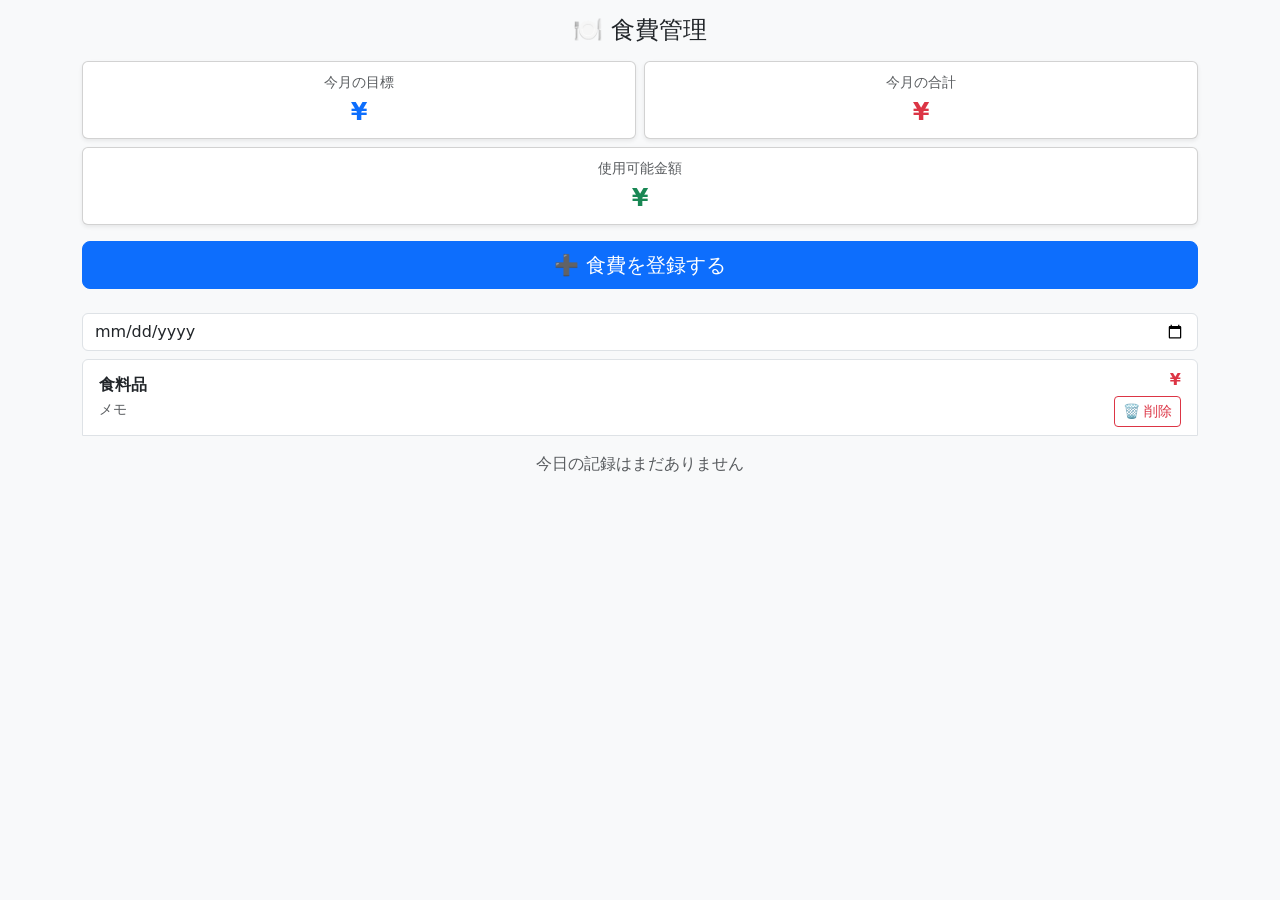
<file: app/src/main/resources/templates/index.html>
<!DOCTYPE html>
<html lang="ja" xmlns:th="http://www.thymeleaf.org">
<head>
    <meta charset="UTF-8">
    <title>食費管理アプリ</title>
    <meta name="viewport" content="width=device-width, initial-scale=1">
    <link href="https://cdn.jsdelivr.net/npm/bootstrap@5.3.3/dist/css/bootstrap.min.css" rel="stylesheet">
    <script src="https://cdn.jsdelivr.net/npm/bootstrap@5.3.3/dist/js/bootstrap.bundle.min.js"></script>

</head>

<body class="bg-light">

<div class="container py-3">

    <!-- タイトル -->
    <h4 class="text-center mb-3">🍽 食費管理</h4>

    <!-- ===== 上部サマリー ===== -->
    <div class="row g-2 mb-3">

        <div class="col-6">
            <div class="card text-center shadow-sm">
                <div class="card-body p-2">
                    <small class="text-muted">今月の目標</small>
                    <div class="fs-4 fw-bold text-primary">
                        ¥<span th:text="${objective?.amount ?: 0}"></span>
                    </div>
                </div>
            </div>
        </div>

        <div class="col-6" id="monthTotal">
            <div class="card text-center shadow-sm">
                <div class="card-body p-2">
                    <small class="text-muted">今月の合計</small>
                    <div class="fs-4 fw-bold text-danger">
                        ¥<span th:text="${monthTotal ?: 0}"></span>
                    </div>
                </div>
            </div>
        </div>

        <div class="col">
            <div class="card text-center shadow-sm">
                <div class="card-body p-2">
                    <small class="text-muted">使用可能金額</small>
                    <div class="fs-4 fw-bold text-success">
                        ¥<span th:text="${dailyAverage ?: 0}"></span>
                    </div>
                </div>
            </div>
        </div>

        <!-- <div class="col-6">
            <div class="card text-center shadow-sm">
                <div class="card-body p-2">
                    <small class="text-muted">本日使用金額</small>
                    <div class="fs-4 fw-bold text-warning">
                        ¥<span th:text="${used ?: 0}"></span>
                    </div>
                </div>
            </div>
        </div> -->

    </div>

    <!-- ===== 食費登録ボタン ===== -->
    <div class="d-grid mb-4">
        <a href="/record/register" class="btn btn-primary btn-lg">
            ➕ 食費を登録する
        </a>
    </div>

    <!-- ===== 本日の履歴 ===== -->
    <h6 class="mb-2">
        <input type="hidden"
            th:name="${_csrf.parameterName}"
            th:value="${_csrf.token}"/>
        <input type="date"
        id="records_date"
        class="form-control"
        th:value="${selectedDate}">
    </h6>
    <div class="list-group">
        <div class="list-group-item"
            th:each="record : ${records}">
            <div class="d-flex justify-content-between align-items-center">
                <div>
                    <div class="fw-bold" th:text="${record.category.name}">食料品</div>
                    <small class="text-muted" th:text="${record.memo}">メモ</small>
                </div>

                <div class="text-end">
                    <div class="fw-bold text-danger">
                        ¥<span th:text="${record.amount}"></span>
                    </div>

                    <form th:action="@{/record/delete}" method="post">
                        <input type="hidden"
                            th:name="${_csrf.parameterName}"
                            th:value="${_csrf.token}"/>

                        <input type="hidden" name="recordId"
                            th:value="${record.id}"/>

                        <input type="hidden" name="date"
                            th:value="${selectedDate}"/>

                        <button
                            type="button"
                            class="btn btn-sm btn-outline-danger mt-1"
                            data-bs-toggle="modal"
                            data-bs-target="#deleteModal"
                            th:data-record-id="${record.id}"
                            th:data-date="${selectedDate}">
                            🗑 削除
                        </button>
                    </form>
                </div>
            </div>
        </div>
        <div class="text-center text-muted py-3"
            th:if="${#lists.isEmpty(records)}">
            今日の記録はまだありません
        </div>
    </div>
</div>

<!-- 削除用モーダル -->
<div class="modal fade" id="deleteModal" tabindex="-1">
  <div class="modal-dialog modal-dialog-centered">
    <div class="modal-content">

      <div class="modal-header">
        <h5 class="modal-title">削除確認</h5>
        <button type="button" class="btn-close" data-bs-dismiss="modal"></button>
      </div>

      <div class="modal-body">
        <p class="mb-0 text-danger">
          この食費記録を削除します。<br>
          本当によろしいですか？
        </p>
      </div>

      <div class="modal-footer">
        <button type="button"
                class="btn btn-secondary"
                data-bs-dismiss="modal">
          キャンセル
        </button>

        <form id="deleteForm" th:action="@{/record/delete}" method="post">
          <input type="hidden"
                 th:name="${_csrf.parameterName}"
                 th:value="${_csrf.token}"/>

          <input type="hidden" name="recordId" id="modalRecordId">
          <input type="hidden" name="date" id="modalDate">

          <button type="submit" class="btn btn-danger">
            削除する
          </button>
        </form>
      </div>

    </div>
  </div>
</div>

<script>
const recordDate = document.getElementById("records_date");
const monthTotal = document.getElementById("monthTotal");

monthTotal.addEventListener("click",() =>{
    window.location.href="/record/summary";
})

recordDate.addEventListener("change", () => {
    const date = recordDate.value;
    if (date) {
        window.location.href = `/home?date=${date}`;
    }
});

const deleteModal = document.getElementById("deleteModal");

deleteModal.addEventListener("show.bs.modal", event => {
    const button = event.relatedTarget;

    const recordId = button.getAttribute("data-record-id");
    const date = button.getAttribute("data-date");

    document.getElementById("modalRecordId").value = recordId;
    document.getElementById("modalDate").value = date;
});
</script>
</body>
</html>
</file>
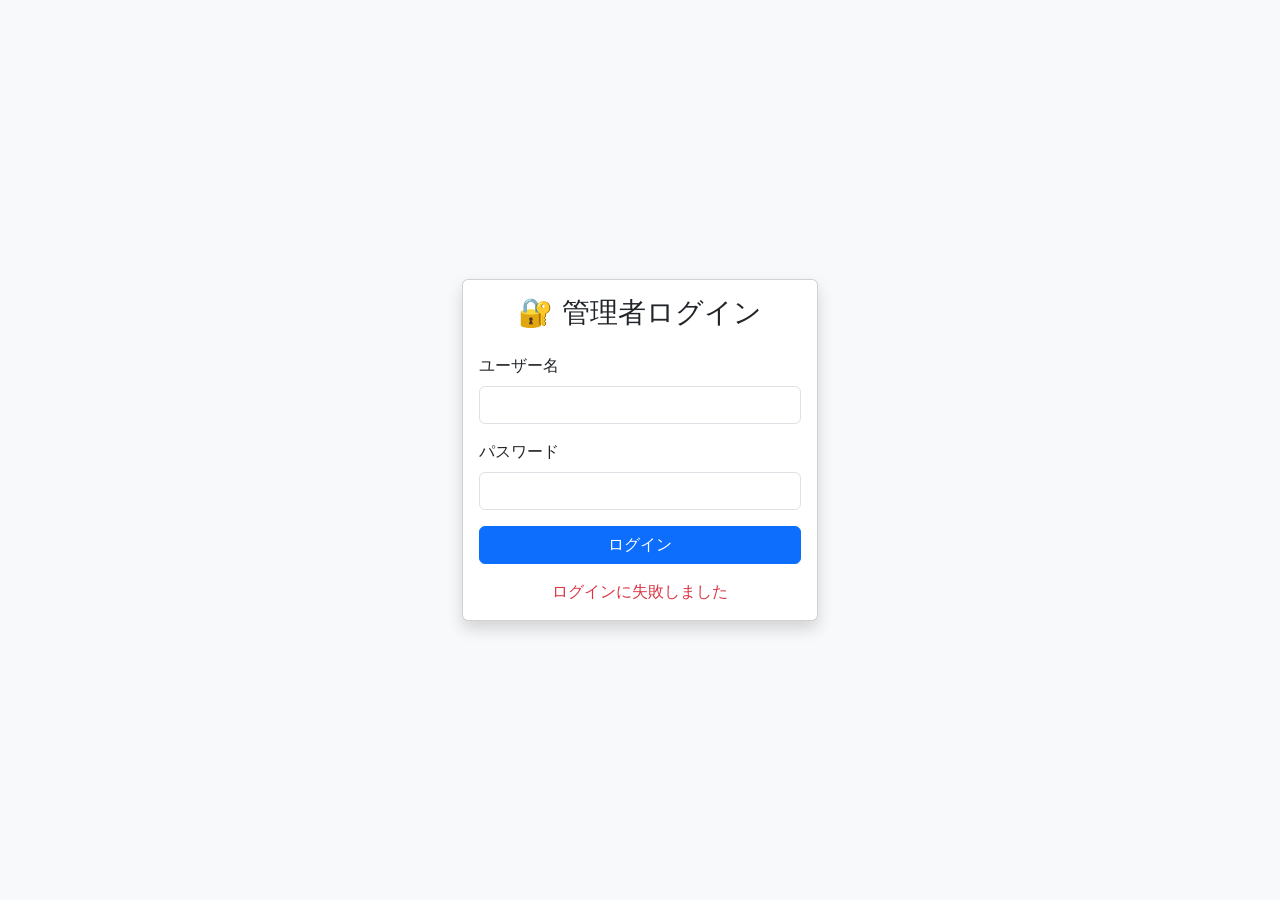
<file: app/src/main/resources/templates/admin/login.html>
<!DOCTYPE html>
<html lang="ja" xmlns:th="http://www.thymeleaf.org">
<head>
    <meta charset="UTF-8">
    <title>ログイン</title>
    <link href="https://cdn.jsdelivr.net/npm/bootstrap@5.3.3/dist/css/bootstrap.min.css" rel="stylesheet">
</head>
<body class="bg-light">

<div class="container">
    <div class="row justify-content-center align-items-center vh-100">
        <div class="col-md-4">

            <div class="card shadow">
                <div class="card-body">
                    <h3 class="text-center mb-4">🔐 管理者ログイン</h3>

                    <form method="post" action="/admin/login">
                        <input type="hidden"
                               th:name="${_csrf.parameterName}"
                               th:value="${_csrf.token}"/>

                        <div class="mb-3">
                            <label class="form-label">ユーザー名</label>
                            <input type="text" name="username" class="form-control" required>
                        </div>

                        <div class="mb-3">
                            <label class="form-label">パスワード</label>
                            <input type="password" name="password" class="form-control" required>
                        </div>

                        <div class="d-grid">
                            <button type="submit" class="btn btn-primary">
                                ログイン
                            </button>
                        </div>
                    </form>

                    <div th:if="${param.error}" class="text-danger mt-3 text-center">
                        ログインに失敗しました
                    </div>
                </div>
            </div>

        </div>
    </div>
</div>

</body>
</html>
</file>
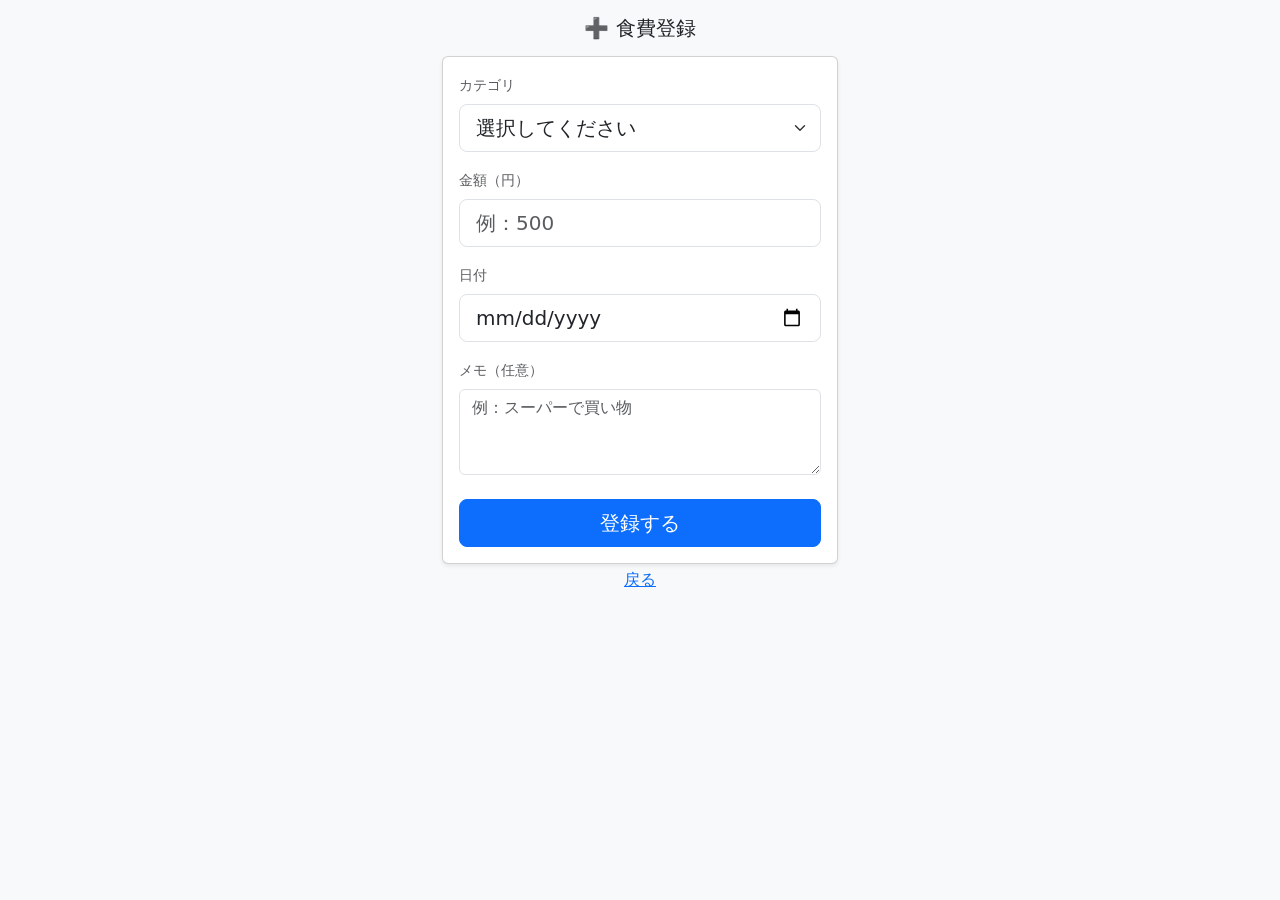
<file: app/src/main/resources/templates/gs/register.html>
<!DOCTYPE html>
<html lang="ja" xmlns:th="http://www.thymeleaf.org">
<head>
    <meta charset="UTF-8">
    <title>食費登録</title>
    <meta name="viewport" content="width=device-width, initial-scale=1">
    <link href="https://cdn.jsdelivr.net/npm/bootstrap@5.3.3/dist/css/bootstrap.min.css" rel="stylesheet">
</head>

<body class="bg-light">

<div class="container py-3" style="max-width: 420px;">

    <!-- タイトル -->
    <h5 class="text-center mb-3">➕ 食費登録</h5>

    <form method="post" action="/record/register" class="card shadow-sm p-3">
        <input type="hidden"
               th:name="${_csrf.parameterName}"
               th:value="${_csrf.token}"/>

        <!-- カテゴリ -->
        <div class="mb-3">
            <label class="form-label small text-muted">カテゴリ</label>
            <select name="categoryId"
                    class="form-select form-select-lg"
                    required>
                <option value="">選択してください</option>
                <option
                    th:each="category : ${categories}"
                    th:value="${category.id}"
                    th:text="${category.name}">
                </option>
            </select>
        </div>

        <!-- 金額 -->
        <div class="mb-3">
            <label class="form-label small text-muted">金額（円）</label>
            <input type="number"
                   name="amount"
                   class="form-control form-control-lg"
                   placeholder="例：500"
                   required>
        </div>

        <!-- 日付 -->
        <div class="mb-3">
            <label class="form-label small text-muted">日付</label>
            <input type="date"
                   name="recordDate"
                   class="form-control form-control-lg"
                   th:value="${today}"
                   required>
        </div>

        <!-- メモ -->
        <div class="mb-4">
            <label class="form-label small text-muted">メモ（任意）</label>
            <textarea name="memo"
                      rows="3"
                      class="form-control"
                      placeholder="例：スーパーで買い物"></textarea>
        </div>

        <!-- 登録ボタン -->
        <div class="d-grid">
            <button type="submit" class="btn btn-primary btn-lg">
                登録する
            </button>
        </div>
    </form>
    <div class="text-center my-1">
        <a href="/home" class="text-center fs-6">戻る</a>
    </div>

</div>

</body>
</html>
</file>
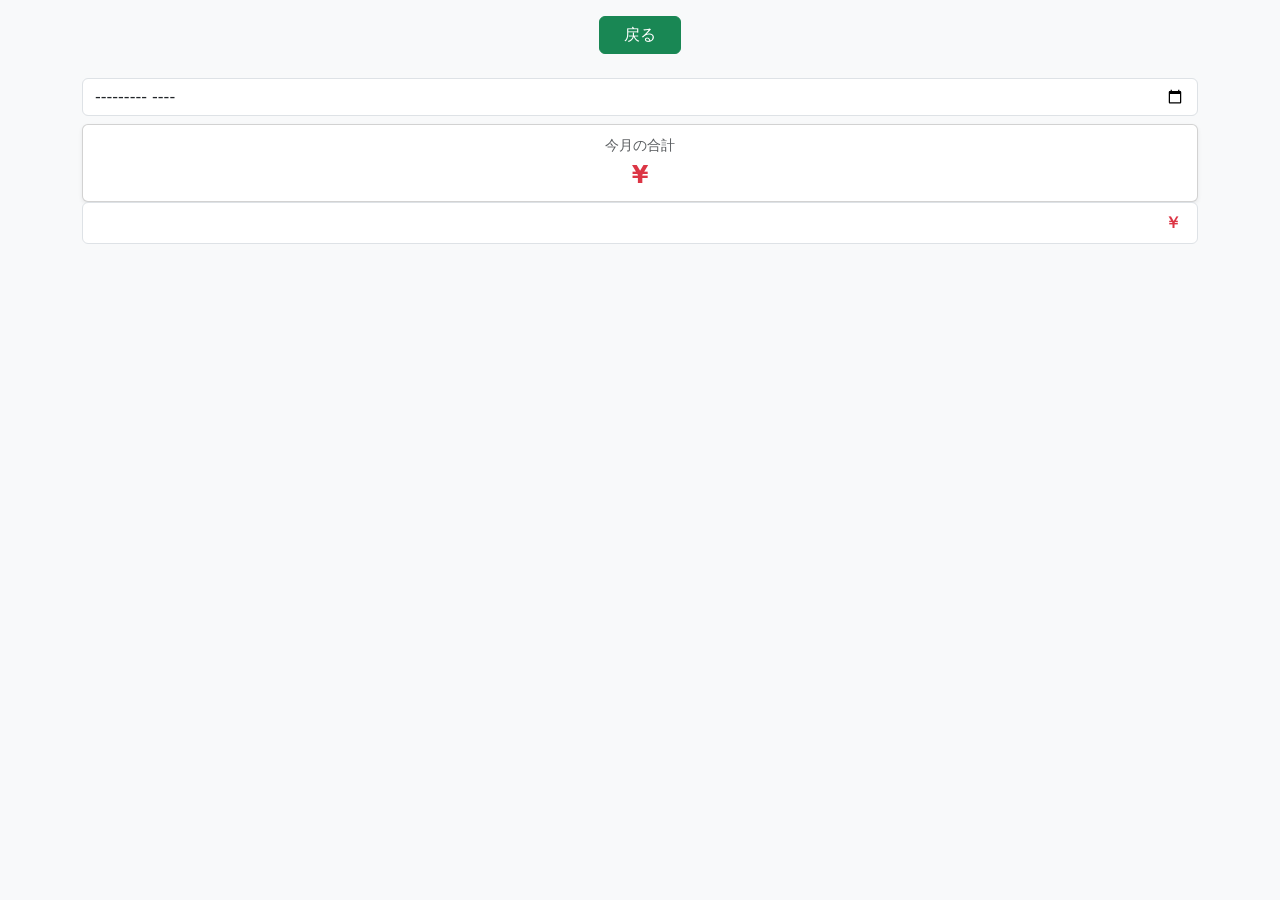
<file: app/src/main/resources/templates/gs/summary.html>
<!DOCTYPE html>
<html lang="ja" xmlns:th="http://www.thymeleaf.org">
<head>
    <meta charset="UTF-8">
    <title>月次集計</title>
    <meta name="viewport" content="width=device-width, initial-scale=1">

    <link href="https://cdn.jsdelivr.net/npm/bootstrap@5.3.3/dist/css/bootstrap.min.css" rel="stylesheet">
</head>

<body class="bg-light">

<div class="container py-3">

    <!-- 🔙 戻る -->
    <div class="text-center mb-4">
        <a href="/home" class="btn btn-success px-4">
            戻る
        </a>
    </div>

    <!-- ===== 本日の履歴 ===== -->
    <h6 class="mb-2">
        <input type="hidden"
            th:name="${_csrf.parameterName}"
            th:value="${_csrf.token}"/>
        <input type="month"
        id="records_date"
        class="form-control"
        th:value="${selectedDate}">
    </h6>

    <div class="col">
        <div class="card text-center shadow-sm">
            <div class="card-body p-2">
                <small class="text-muted">今月の合計</small>
                <div class="fs-4 fw-bold text-danger">
                    ¥<span th:text="${monthTotal ?: 0}"></span>
                </div>
            </div>
        </div>
    </div>

    <div class ="list-group">
        <div class="list-group-item container"
            th:each="record:${records}">
            <div>
                <div class="fw-bold" th:text="${record.categoryName}"></div>
            </div>
            <div class="text-end">
                <div class="fw-bold text-danger">
                    ￥<span th:text="${record.amount}"></span>
                </div>
            </div>
        </div>
    </div>

</div>

<script>
const recordDate = document.getElementById("records_date");

recordDate.addEventListener("change", () => {
    const date = recordDate.value;
    if (date) {
        window.location.href = `/record/summary?date=${date}`;
    }
});

const deleteModal = document.getElementById("deleteModal");

deleteModal.addEventListener("show.bs.modal", event => {
    const button = event.relatedTarget;

    const recordId = button.getAttribute("data-record-id");
    const date = button.getAttribute("data-date");

    document.getElementById("modalRecordId").value = recordId;
    document.getElementById("modalDate").value = date;
});
</script>

</body>
</html>
</file>
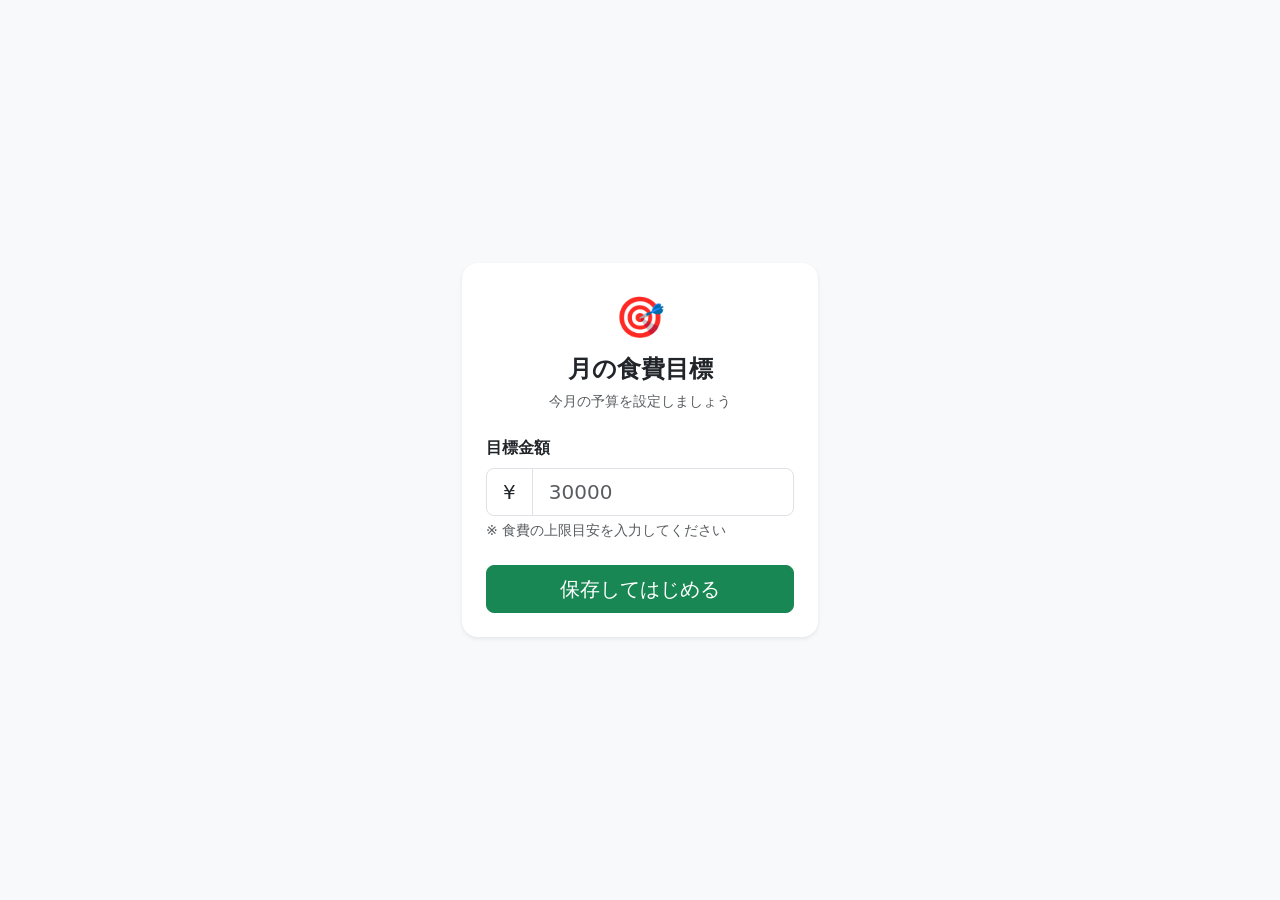
<file: app/src/main/resources/templates/objective/new.html>
<!DOCTYPE html>
<html lang="ja" xmlns:th="http://www.thymeleaf.org">
<head>
    <meta charset="UTF-8">
    <title>月別目標設定</title>
    <link href="https://cdn.jsdelivr.net/npm/bootstrap@5.3.3/dist/css/bootstrap.min.css" rel="stylesheet">
</head>

<body class="bg-light">

<div class="container">
    <div class="row justify-content-center align-items-center min-vh-100">
        <div class="col-md-5 col-lg-4">

            <div class="card shadow-sm border-0 rounded-4">
                <div class="card-body p-4">

                    <div class="text-center mb-4">
                        <div class="fs-1">🎯</div>
                        <h4 class="fw-bold mt-2">月の食費目標</h4>
                        <p class="text-muted small mb-0">
                            今月の予算を設定しましょう
                        </p>
                    </div>

                    <form method="post" action="/objective/new">
                        <input type="hidden"
                               th:name="${_csrf.parameterName}"
                               th:value="${_csrf.token}"/>

                        <div class="mb-4">
                            <label class="form-label fw-semibold">
                                目標金額
                            </label>

                            <div class="input-group input-group-lg">
                                <span class="input-group-text bg-white">¥</span>
                                <input type="number"
                                       name="amount"
                                       class="form-control"
                                       placeholder="30000"
                                       required>
                            </div>

                            <div class="form-text">
                                ※ 食費の上限目安を入力してください
                            </div>
                        </div>

                        <button type="submit"
                                class="btn btn-success btn-lg w-100 rounded-3">
                            保存してはじめる
                        </button>
                    </form>

                </div>
            </div>
        </div>
    </div>
</div>

</body>
</html>
</file>
